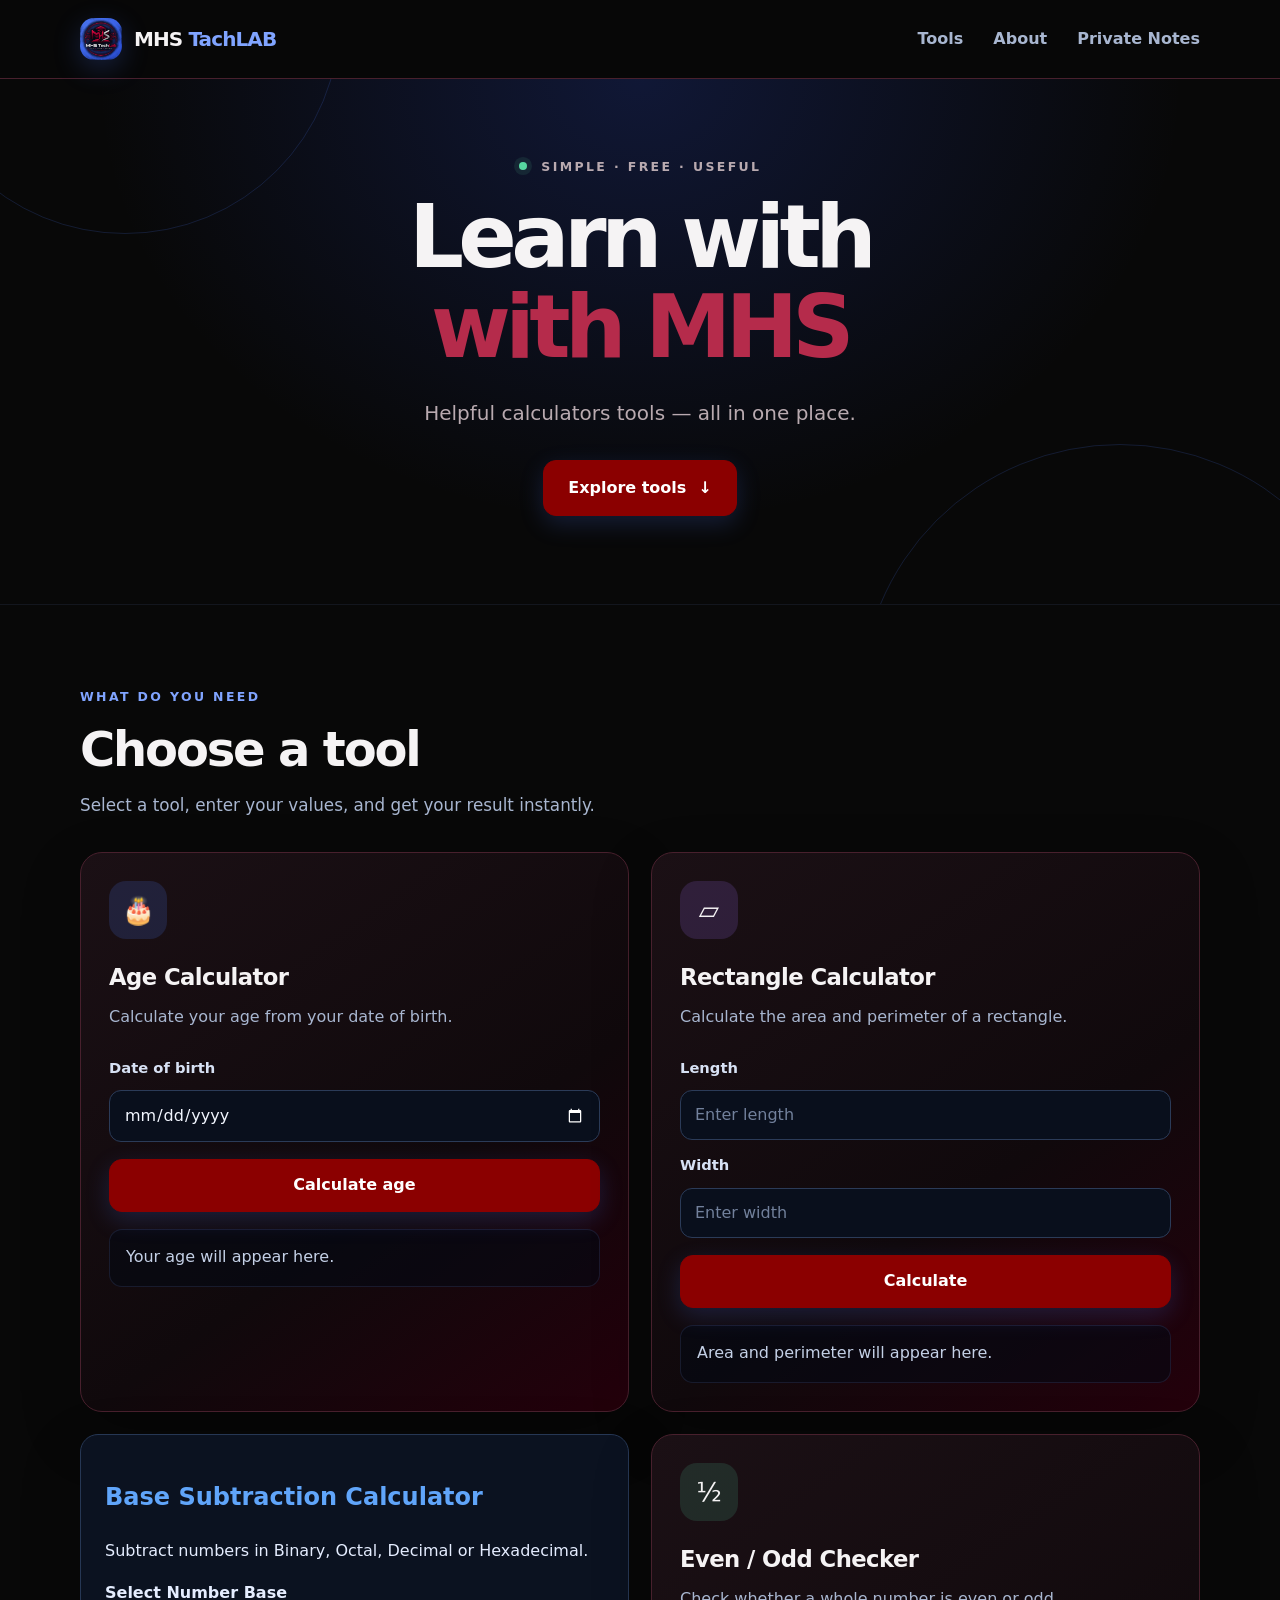
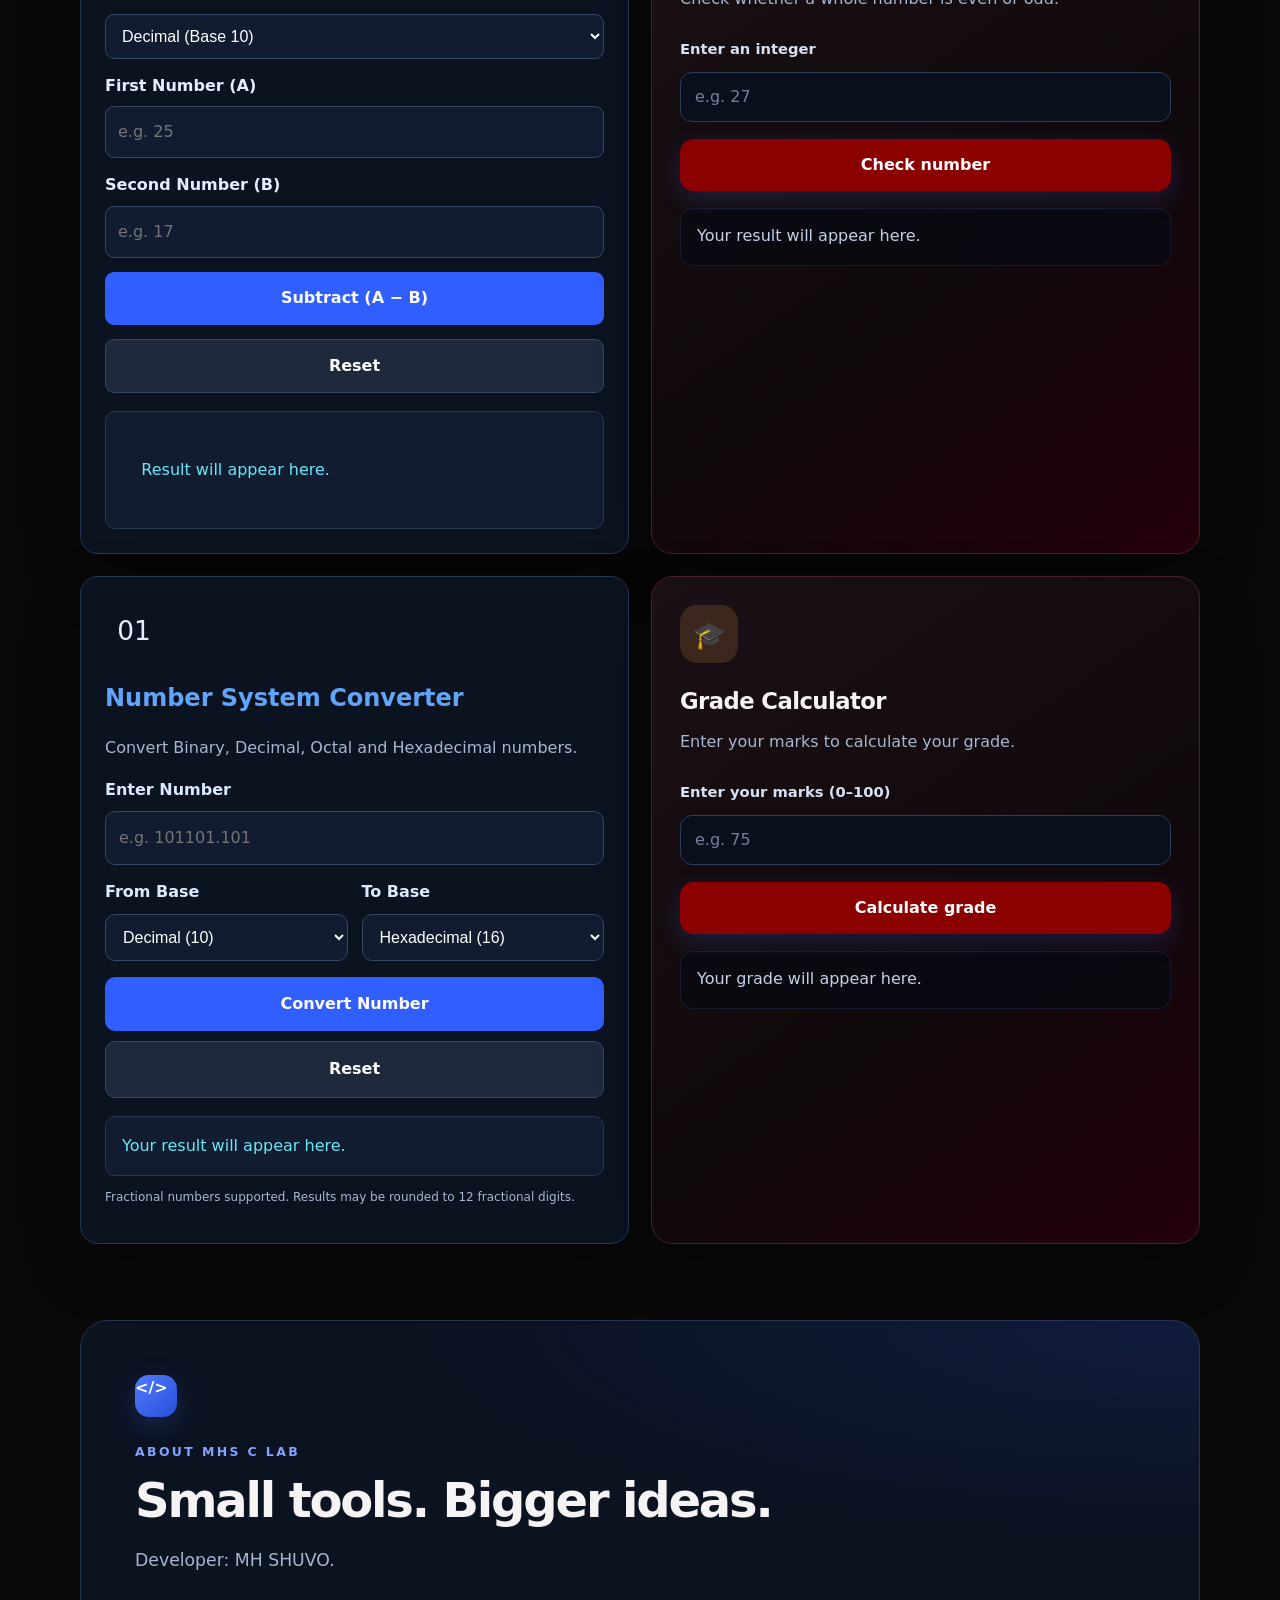
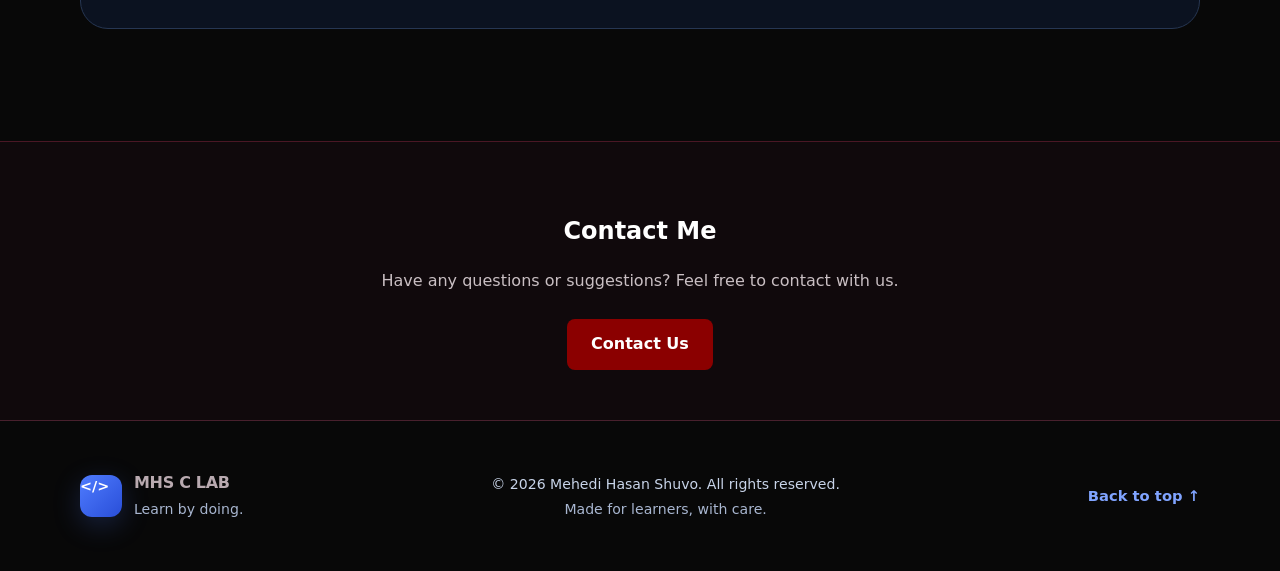
<file: index.html>
<!DOCTYPE html>
<html lang="en">
<head>
  <meta charset="UTF-8">
  <meta name="viewport" content="width=device-width, initial-scale=1.0">
  <meta name="theme-color" content="#080d18">
  <meta name="description" content="MHS TACH LAB — free calculators tools.">
  <title>MHS TECH LAB | Calculate your own data</title>
  <link rel="stylesheet" href="style.css">
  <script src="script.js" defer></script>
</head>
<body>
  <header class="site-header">
    <div class="container header-inner">
      <a class="brand" href="#home" aria-label="MHS TECH LAB home">
       <img
  src="MHS%20TechLab%20Neon%20Learning%20Emblem.png"
  alt=""
  class="brand-mark"
  aria-hidden="true"
>
        <span class="brand-name">MHS <span>TachLAB</span></span>
      </a>

      <button class="menu-toggle" id="menu-toggle" type="button"
        aria-label="Open navigation" aria-expanded="false" aria-controls="main-nav">
        <span></span><span></span><span></span>
      </button>

      <nav class="main-nav" id="main-nav" aria-label="Main navigation">
        <a href="#tools">Tools</a>
        <a href="#about">About</a>
        
<a
  href="https://drive.google.com/drive/folders/1gc2tBP05X_wDxhemv8LpdcmQIUymI6Ba"
  target="_blank"
  rel="noopener noreferrer"
>
  Private Notes
</a>
      </nav>
    </div>
  </header>

  <main id="home">
    <section class="hero">
      <div class="hero-orbit orbit-one" aria-hidden="true"></div>
      <div class="hero-orbit orbit-two" aria-hidden="true"></div>
      <div class="container hero-content">
        <p class="eyebrow"><span class="status-dot"></span> SIMPLE · FREE · USEFUL</p>
        <h1>Learn with <br><span> with MHS</span></h1>
        <p class="hero-description">Helpful calculators tools — all in one place.</p>
        <a class="button button-primary hero-button" href="#tools">Explore tools <span aria-hidden="true">↓</span></a>
      </div>
    </section>

    <section class="tools-section container" id="tools">
      <div class="section-heading">
        <p class="eyebrow">WHAT DO YOU NEED</p>
        <h2>Choose a tool</h2>
        <p>Select a tool, enter your values, and get your result instantly.</p>
      </div>

      <div class="tools-grid">
        <article class="tool-card" id="age-calculator">
          <div class="tool-icon icon-blue" aria-hidden="true">🎂</div>
          <h3>Age Calculator</h3>
          <p class="tool-description">Calculate your age from your date of birth.</p>
          <form id="age-form" class="tool-form">
            <label for="birth-date">Date of birth</label>
            <input id="birth-date" name="birth-date" type="date" required>
            <button class="button button-primary button-full" type="submit">Calculate age</button>
          </form>
          <div class="result" id="age-result" aria-live="polite">Your age will appear here.</div>
        </article>

        <article class="tool-card" id="rectangle-calculator">
          <div class="tool-icon icon-purple" aria-hidden="true">▱</div>
          <h3>Rectangle Calculator</h3>
          <p class="tool-description">Calculate the area and perimeter of a rectangle.</p>
          <form id="rectangle-form" class="tool-form">
            <label for="rect-length">Length</label>
            <input id="rect-length" type="number" min="0" step="any" placeholder="Enter length" required>
            <label for="rect-width">Width</label>
            <input id="rect-width" type="number" min="0" step="any" placeholder="Enter width" required>
            <button class="button button-primary button-full" type="submit">Calculate</button>
          </form>
          <div class="result" id="rectangle-result" aria-live="polite">Area and perimeter will appear here.</div>
        </article>

<section class="tool-card" id="base-subtraction">
  <h2>Base Subtraction Calculator</h2>
  <p>Subtract numbers in Binary, Octal, Decimal or Hexadecimal.</p>

  <label for="subBase">Select Number Base</label>
  <select id="subBase">
    <option value="2">Binary (Base 2)</option>
    <option value="8">Octal (Base 8)</option>
    <option value="10" selected>Decimal (Base 10)</option>
    <option value="16">Hexadecimal (Base 16)</option>
  </select>

  <label for="subA">First Number (A)</label>
  <input id="subA" type="text" placeholder="e.g. 25">

  <label for="subB">Second Number (B)</label>
  <input id="subB" type="text" placeholder="e.g. 17">

  <button type="button" id="subCalculate">Subtract (A − B)</button>
  <button type="button" id="subReset">Reset</button>

  <div id="subResult" class="ns-result" aria-live="polite">
    Result will appear here.
  </div>
</section>
        <article class="tool-card" id="even-odd-checker">
          <div class="tool-icon icon-green" aria-hidden="true">½</div>
          <h3>Even / Odd Checker</h3>
          <p class="tool-description">Check whether a whole number is even or odd.</p>
          <form id="even-odd-form" class="tool-form">
            <label for="number-input">Enter an integer</label>
            <input id="number-input" type="number" step="1" placeholder="e.g. 27" required>
            <button class="button button-primary button-full" type="submit">Check number</button>
          </form>
          <div class="result" id="even-odd-result" aria-live="polite">Your result will appear here.</div>
        </article>
        
<section class="tool-card" id="number-system">
  <div class="tool-icon">01</div>
  <h2>Number System Converter</h2>
  <p>Convert Binary, Decimal, Octal and Hexadecimal numbers.</p>

  <label for="nsInput">Enter Number</label>
  <input id="nsInput" type="text" placeholder="e.g. 101101.101" />

  <div class="ns-selects">
    <div>
      <label for="nsFrom">From Base</label>
      <select id="nsFrom">
        <option value="2">Binary (2)</option>
        <option value="8">Octal (8)</option>
        <option value="10" selected>Decimal (10)</option>
        <option value="16">Hexadecimal (16)</option>
      </select>
    </div>
    <div>
      <label for="nsTo">To Base</label>
      <select id="nsTo">
        <option value="2">Binary (2)</option>
        <option value="8">Octal (8)</option>
        <option value="10">Decimal (10)</option>
        <option value="16" selected>Hexadecimal (16)</option>
      </select>
    </div>
  </div>

  <button type="button" id="nsConvert">Convert Number</button>
  <button type="button" id="nsReset" class="ns-reset">Reset</button>

  <div id="nsResult" class="ns-result" aria-live="polite">
    Your result will appear here.
  </div>
  <p class="ns-note">Fractional numbers supported. Results may be rounded to 12 fractional digits.</p>
</section>

        <article class="tool-card" id="grade-calculator">
          <div class="tool-icon icon-orange" aria-hidden="true">🎓</div>
          <h3>Grade Calculator</h3>
          <p class="tool-description">Enter your marks to calculate your grade.</p>
          <form id="grade-form" class="tool-form">
            <label for="marks">Enter your marks (0–100)</label>
            <input id="marks" type="number" min="0" max="100" step="1" placeholder="e.g. 75" required>
            <button class="button button-primary button-full" type="submit">Calculate grade</button>
          </form>
          <div class="result" id="grade-result" aria-live="polite">Your grade will appear here.</div>
        </article>
      </div>
    </section> 

    <section class="about-section container" id="about">
      <div class="about-card">
        <div class="brand-mark about-mark" aria-hidden="true">&lt;/&gt;</div>
        <p class="eyebrow">ABOUT MHS C LAB</p>
        <h2>Small tools. Bigger ideas.</h2>
        <p>Developer: MH SHUVO.</p>
      </div>
    </section>
  </main>
<!-- Contact Section -->
<section id="contact" class="contact-section">
  <div class="container">
    <h2>Contact Me</h2>
    <p>
      Have any questions or suggestions?
      Feel free to contact with us.
    </p>

    <a
      href="https://www.facebook.com/mhs.official10"
      target="_blank"
      rel="noopener noreferrer"
      class="contact-button"
    >
      Contact Us
    </a>
  </div>
</section>
</body>
</html>
  <footer class="site-footer">
    <div class="container footer-inner">
      <div class="footer-brand">
        <span class="brand-mark footer-mark" aria-hidden="true">&lt;/&gt;</span>
        <div>
          <strong>MHS C LAB</strong>
          <p>Learn by doing.</p>
        </div>
      </div>
      <div class="footer-copy">
        <p class="copyright">© 2026 Mehedi Hasan Shuvo. All rights reserved.</p>
        <p class="footer-note">Made for learners, with care.</p>
      </div>
      <a class="back-to-top" href="#home">Back to top ↑</a>
    </div>
  </footer>
  
</body>
</html>
</file>
<file: style.css>
/* MHS C LAB — black & blue responsive theme */
:root {
  color-scheme: dark;
  --bg: #080d18;
  --bg-soft: #0b1220;
  --surface: #101a2c;
  --surface-raised: #14213a;
  --border: #263652;
  --text: #f2f6ff;
  --muted: #a8b6d0;
  --blue: #4f7cff;
  --blue-light: #80a4ff;
  --blue-dark: #244bd8;
  --green: #56d6a0;
  --red: #ff8b98;
  --radius: 22px;
  --shadow: 0 22px 60px rgba(0, 0, 0, .24);
}
* { box-sizing: border-box; }
html { scroll-behavior: smooth; scroll-padding-top: 92px; }
body {
  margin: 0;
  background: var(--bg);
  color: var(--text);
  font-family: Inter, ui-sans-serif, system-ui, -apple-system, BlinkMacSystemFont, "Segoe UI", sans-serif;
  line-height: 1.65;
}
a { color: inherit; text-decoration: none; }
button, input { font: inherit; }
button, a, input { -webkit-tap-highlight-color: transparent; }
.container { width: min(1120px, calc(100% - 40px)); margin-inline: auto; }

.site-header {
  position: sticky;
  top: 0;
  z-index: 50;
  background: rgba(8, 13, 24, .9);
  border-bottom: 1px solid rgba(128, 164, 255, .14);
  backdrop-filter: blur(18px);
}
.header-inner { min-height: 78px; display: flex; align-items: center; justify-content: space-between; gap: 24px; }
.brand { display: inline-flex; align-items: center; gap: 12px; font-weight: 850; font-size: 1.25rem; letter-spacing: -.045em; }
.brand-mark {
  display: inline-grid; place-items: center; flex: 0 0 auto;
  width: 46px; height: 46px; border-radius: 14px;
  color: #fff; background: linear-gradient(135deg, var(--blue), #294ed8);
  font-size: 1rem; font-weight: 900; box-shadow: 0 8px 28px rgba(79, 124, 255, .22);
}
.brand-name span { color: var(--blue-light); }
.main-nav { display: flex; align-items: center; gap: 30px; }
.main-nav a { color: var(--muted); font-weight: 650; transition: color .2s ease; }
.main-nav a:hover, .main-nav a:focus-visible { color: var(--blue-light); }
.menu-toggle { display: none; background: transparent; color: var(--text); border: 1px solid var(--border); border-radius: 12px; padding: 9px; cursor: pointer; }
.menu-toggle span { display: block; width: 21px; height: 2px; background: currentColor; margin: 4px; border-radius: 3px; }

.hero { position: relative; overflow: hidden; min-height: 510px; display: grid; place-items: center; border-bottom: 1px solid rgba(128, 164, 255, .09); }
.hero::before { content: ""; position: absolute; inset: 0; background: radial-gradient(ellipse at 50% 0%, rgba(45, 78, 216, .22), transparent 60%); pointer-events: none; }
.hero-orbit { position: absolute; border: 1px solid rgba(79, 124, 255, .17); border-radius: 50%; pointer-events: none; }
.orbit-one { width: 430px; height: 430px; top: -275px; left: -90px; }
.orbit-two { width: 520px; height: 520px; bottom: -360px; right: -100px; }
.hero-content { position: relative; text-align: center; max-width: 900px; padding: 78px 0 88px; }
.eyebrow { color: var(--blue-light); font-size: .78rem; font-weight: 850; letter-spacing: .19em; margin: 0 0 14px; }
.status-dot { display: inline-block; width: 8px; height: 8px; margin: 0 8px 1px 0; border-radius: 50%; background: var(--green); box-shadow: 0 0 0 5px rgba(86, 214, 160, .1); }
.hero h1 { margin: 0; font-size: clamp(2.65rem, 7vw, 5.4rem); line-height: 1.05; letter-spacing: -.065em; font-weight: 900; }
.hero h1 span { color: var(--blue-light); }
.hero-description { max-width: 660px; margin: 24px auto 30px; color: var(--muted); font-size: clamp(1rem, 2.5vw, 1.25rem); }
.button { display: inline-flex; justify-content: center; align-items: center; gap: 12px; min-height: 48px; padding: 12px 20px; border: 1px solid transparent; border-radius: 13px; font-weight: 750; cursor: pointer; transition: transform .18s ease, background .18s ease, border-color .18s ease, box-shadow .18s ease; }
.button:hover { transform: translateY(-2px); }
.button:focus-visible, a:focus-visible, input:focus-visible { outline: 3px solid rgba(128, 164, 255, .75); outline-offset: 3px; }
.button-primary { color: #fff; background: linear-gradient(135deg, var(--blue), var(--blue-dark)); box-shadow: 0 8px 24px rgba(79, 124, 255, .19); }
.button-primary:hover { box-shadow: 0 12px 30px rgba(79, 124, 255, .3); }
.hero-button { padding: 14px 24px; min-height: 56px; }

.tools-section { padding-top: 82px; padding-bottom: 76px; }
.section-heading { max-width: 700px; margin-bottom: 32px; }
.section-heading h2, .about-card h2 { margin: 0; font-size: clamp(2rem, 4vw, 3rem); line-height: 1.15; letter-spacing: -.045em; }
.section-heading > p:last-child { color: var(--muted); font-size: 1.05rem; margin: 15px 0 0; }
.tools-grid { display: grid; grid-template-columns: repeat(2, minmax(0, 1fr)); gap: 22px; }
.tool-card {
  min-width: 0; padding: 28px; border-radius: var(--radius);
  background: linear-gradient(160deg, rgba(20, 33, 58, .95), rgba(13, 21, 37, .98));
  border: 1px solid var(--border); box-shadow: var(--shadow);
  transition: transform .2s ease, border-color .2s ease;
}
.tool-card:hover { transform: translateY(-3px); border-color: rgba(79, 124, 255, .55); }
.tool-icon { display: grid; place-items: center; width: 58px; height: 58px; border-radius: 17px; margin-bottom: 20px; font-size: 1.65rem; }
.icon-blue { background: rgba(79, 124, 255, .16); }
.icon-purple { background: rgba(161, 111, 255, .16); }
.icon-green { background: rgba(86, 214, 160, .14); }
.icon-orange { background: rgba(255, 174, 85, .15); }
.tool-card h3 { margin: 0; font-size: 1.42rem; letter-spacing: -.025em; }
.tool-description { margin: 8px 0 22px; color: var(--muted); }
.tool-form { display: grid; gap: 10px; }
.tool-form label { color: #d7e1f4; font-size: .92rem; font-weight: 650; margin-top: 3px; }
.tool-form input {
  width: 100%; min-width: 0; min-height: 49px; padding: 11px 14px;
  color: var(--text); background: #090f1c; border: 1px solid #2b3b58; border-radius: 12px;
}
.tool-form input::placeholder { color: #72819c; }
.tool-form input:focus { border-color: var(--blue); outline: 2px solid rgba(79, 124, 255, .15); }
.button-full { width: 100%; margin-top: 7px; }
.result {
  min-height: 58px; margin-top: 17px; padding: 14px 16px;
  color: #c4d0e6; background: rgba(5, 10, 20, .58);
  border: 1px solid rgba(128, 164, 255, .12); border-radius: 13px;
  overflow-wrap: anywhere;
}
.result strong { color: #fff; }
.result.is-error { color: var(--red); border-color: rgba(255, 139, 152, .28); }
.result.is-success { color: #c6f7e2; border-color: rgba(86, 214, 160, .22); }

.about-section { padding-bottom: 82px; }
.about-card { padding: clamp(28px, 5vw, 54px); border: 1px solid var(--border); border-radius: 28px; background: radial-gradient(ellipse at 100% 0%, rgba(45, 78, 216, .16), transparent 50%), var(--bg-soft); }
.about-mark { margin-bottom: 25px; width: 54px; height: 54px; }
.about-card .eyebrow { margin-bottom: 10px; }
.about-card > p:last-child { max-width: 760px; margin: 18px 0 0; color: var(--muted); font-size: 1.08rem; }

.site-footer { border-top: 1px solid rgba(128, 164, 255, .15); background: #060a12; }
.footer-inner { min-height: 150px; display: flex; align-items: center; justify-content: space-between; gap: 24px; padding-top: 24px; padding-bottom: 24px; }
.footer-brand { display: flex; align-items: center; gap: 12px; }
.footer-mark { width: 42px; height: 42px; border-radius: 12px; font-size: .9rem; }
.footer-brand strong { display: block; letter-spacing: -.02em; }
.footer-brand p, .footer-copy p { margin: 2px 0 0; color: var(--muted); font-size: .88rem; }
.footer-copy { text-align: center; }
.copyright { color: #c8d4e9 !important; }
.back-to-top { color: var(--blue-light); font-size: .92rem; font-weight: 700; white-space: nowrap; }
.back-to-top:hover { color: #fff; }

@media (max-width: 720px) {
  .container { width: min(100% - 30px, 560px); }
  .header-inner { min-height: 70px; }
  .brand { font-size: 1.12rem; }
  .brand-mark { width: 42px; height: 42px; border-radius: 13px; }
  .menu-toggle { display: block; }
  .main-nav {
    display: none; position: absolute; top: calc(100% + 1px); left: 0; right: 0;
    padding: 14px 20px 20px; background: #0a1120;
    border-bottom: 1px solid var(--border); flex-direction: column; align-items: stretch; gap: 0;
  }
  .main-nav.is-open { display: flex; }
  .main-nav a { padding: 12px 4px; }
  .hero { min-height: auto; }
  .hero-content { padding: 72px 0 78px; }
  .hero h1 { font-size: clamp(2.5rem, 11vw, 4rem); }
  .hero-description { margin-top: 20px; }
  .tools-section { padding-top: 60px; padding-bottom: 58px; }
  .tools-grid { grid-template-columns: 1fr; gap: 17px; }
  .tool-card { padding: 23px; }
  .about-section { padding-bottom: 58px; }
  .footer-inner { flex-direction: column; align-items: flex-start; gap: 18px; padding-top: 27px; padding-bottom: 27px; }
  .footer-copy { text-align: left; }
}
@media (prefers-reduced-motion: reduce) {
  *, *::before, *::after { scroll-behavior: auto !important; transition-duration: .01ms !important; animation-duration: .01ms !important; }
}

/* Number System Converter */
#number-system {
  background: #0b1220;
  color: #e5edff;
  border: 1px solid #263754;
  border-radius: 18px;
  padding: 24px;
}

#number-system h2 {
  color: #60a5fa;
  margin: 14px 0;
}

#number-system p {
  color: #a8b7d1;
  line-height: 1.6;
}

#number-system label {
  display: block;
  margin: 14px 0 8px;
  color: #dbeafe;
  font-weight: 600;
}

#number-system input,
#number-system select {
  width: 100%;
  box-sizing: border-box;
  padding: 13px;
  background: #111c30;
  color: #fff;
  border: 1px solid #334766;
  border-radius: 10px;
  font-size: 16px;
}

.ns-selects {
  display: grid;
  grid-template-columns: repeat(2, minmax(0, 1fr));
  gap: 14px;
}

#number-system button {
  width: 100%;
  margin-top: 16px;
  padding: 14px;
  border: 0;
  border-radius: 10px;
  background: #315eff;
  color: white;
  font-size: 16px;
  font-weight: 700;
  cursor: pointer;
}

#number-system button:hover {
  background: #4778ff;
}

#number-system .ns-reset {
  margin-top: 10px;
  background: #1e293b;
  border: 1px solid #334766;
}

#number-system .ns-result {
  margin-top: 18px;
  padding: 16px;
  background: #111c30;
  border: 1px solid #263754;
  border-radius: 10px;
  color: #67e8f9;
  overflow-wrap: anywhere;
}

#number-system .ns-note {
  font-size: 12px;
}

@media (max-width: 480px) {
  #number-system {
    padding: 17px;
  }

  .ns-selects {
    grid-template-columns: 1fr;
    gap: 4px;
  }
}

#base-subtraction {
  background: #0b1220;
  color: #e5edff;
  border: 1px solid #263754;
  border-radius: 18px;
  padding: 24px;
}

#base-subtraction h2 {
  color: #60a5fa;
}

#base-subtraction label {
  display: block;
  margin: 14px 0 7px;
  font-weight: 600;
}

#base-subtraction input,
#base-subtraction select {
  width: 100%;
  box-sizing: border-box;
  padding: 12px;
  border: 1px solid #334766;
  border-radius: 9px;
  background: #111c30;
  color: white;
  font-size: 16px;
}

#base-subtraction button {
  width: 100%;
  margin-top: 14px;
  padding: 13px;
  border: 0;
  border-radius: 9px;
  background: #315eff;
  color: white;
  font-weight: bold;
  cursor: pointer;
}

#base-subtraction button:hover {
  background: #4778ff;
}

#base-subtraction #subReset {
  background: #1e293b;
  border: 1px solid #334766;
}

#base-subtraction #subResult {
  margin-top: 18px;
  padding: 15px;
  border-radius: 10px;
  background: #111c30;
  border: 1px solid #263754;
  color: #67e8f9;
  overflow-wrap: anywhere;
  white-space: pre-wrap;
  line-height: 1.8;
}

@media (max-width: 480px) {
  #base-subtraction {
    padding: 16px;
  }
}

/* ==========================================
   MHS C LAB — BLACK + BURGUNDY + WINE RED
   Theme override: append to the END of style.css
   ========================================== */

:root {
  --theme-black: #080808;
  --theme-black-soft: #10090c;
  --theme-burgundy: #24000b;
  --theme-burgundy-card: #1b1015;
  --theme-wine: #8b0000;
  --theme-wine-hover: #a8102b;
  --theme-text: #f5f3f4;
  --theme-muted: #b9aab0;
  --theme-border: #48202d;
}

/* Main background and text */
html {
  scroll-behavior: smooth;
}

body {
  background-color: var(--theme-black);
  color: var(--theme-text);
}

/* Header and navigation */
.site-header {
  background: rgba(8, 8, 8, 0.97);
  border-bottom: 1px solid var(--theme-border);
}

.site-header a {
  transition: color 0.25s ease;
}

.site-header a:hover {
  color: #d96b85;
}

/* Main hero section */
.hero,
.hero-section {
  background-color: var(--theme-black);
}

.hero h1 span,
.hero-section h1 span {
  color: #b52b4b;
}

.hero p,
.hero-section p {
  color: var(--theme-muted);
}

/* Cards — black and burgundy gradient */
.tool-card,
.calculator-card,
.card,
.tool-box {
  background: linear-gradient(
    145deg,
    #1b1015 0%,
    #10090c 60%,
    #24000b 100%
  );
  border: 1px solid var(--theme-border);
  border-radius: 22px;
  transition:
    border-color 0.25s ease,
    transform 0.25s ease,
    box-shadow 0.25s ease;
}

.tool-card:hover,
.calculator-card:hover,
.card:hover,
.tool-box:hover {
  border-color: #8b2944;
  box-shadow: 0 12px 32px rgba(139, 0, 0, 0.16);
}

/* Wine-red buttons */
button,
.btn,
.button,
input[type="button"],
input[type="submit"] {
  background: var(--theme-wine);
  color: #ffffff;
  border-color: var(--theme-wine);
  transition:
    background 0.2s ease,
    border-color 0.2s ease,
    transform 0.2s ease;
}

button:hover,
.btn:hover,
.button:hover,
input[type="button"]:hover,
input[type="submit"]:hover {
  background: var(--theme-wine-hover);
  border-color: var(--theme-wine-hover);
}

button:active,
.btn:active,
.button:active {
  transform: scale(0.98);
}

/* Form fields */
input,
select,
textarea {
  background-color: #10090c;
  color: var(--theme-text);
  border-color: #59303b;
}

input:focus,
select:focus,
textarea:focus {
  outline: none;
  border-color: #b52b4b;
  box-shadow: 0 0 0 3px rgba(139, 0, 0, 0.18);
}

/* Links and highlights */
a {
  transition: color 0.2s ease;
}

a:hover {
  color: #e17b94;
}

.accent,
.highlight,
.section-label {
  color: #c44a68;
}

/* Footer */
footer,
.site-footer {
  background-color: #080808;
  border-top: 1px solid var(--theme-border);
  color: var(--theme-muted);
}

/* Keep layout responsive */
img,
video {
  max-width: 100%;
}

@media (max-width: 600px) {
  .tool-card,
  .calculator-card,
  .card,
  .tool-box {
    border-radius: 18px;
  }
}

/* Contact Section */
.contact-section {
  text-align: center;
  padding: 50px 20px;
  margin-top: 30px;
  background: #10090c;
  border-top: 1px solid #4a1725;
}

.contact-section h2 {
  color: #ffffff;
  margin-bottom: 15px;
}

.contact-section p {
  color: #c9bfc3;
  margin-bottom: 25px;
}

.contact-button {
  display: inline-block;
  background: #8b0000;
  color: #ffffff;
  padding: 12px 24px;
  border-radius: 8px;
  text-decoration: none;
  font-weight: bold;
  transition: background 0.3s ease;
}

.contact-button:hover {
  background: #a8102b;
}
.brand-mark {
  width: 42px;
  height: 42px;
  object-fit: contain;
  display: block;
  flex-shrink: 0;
}
</file>
